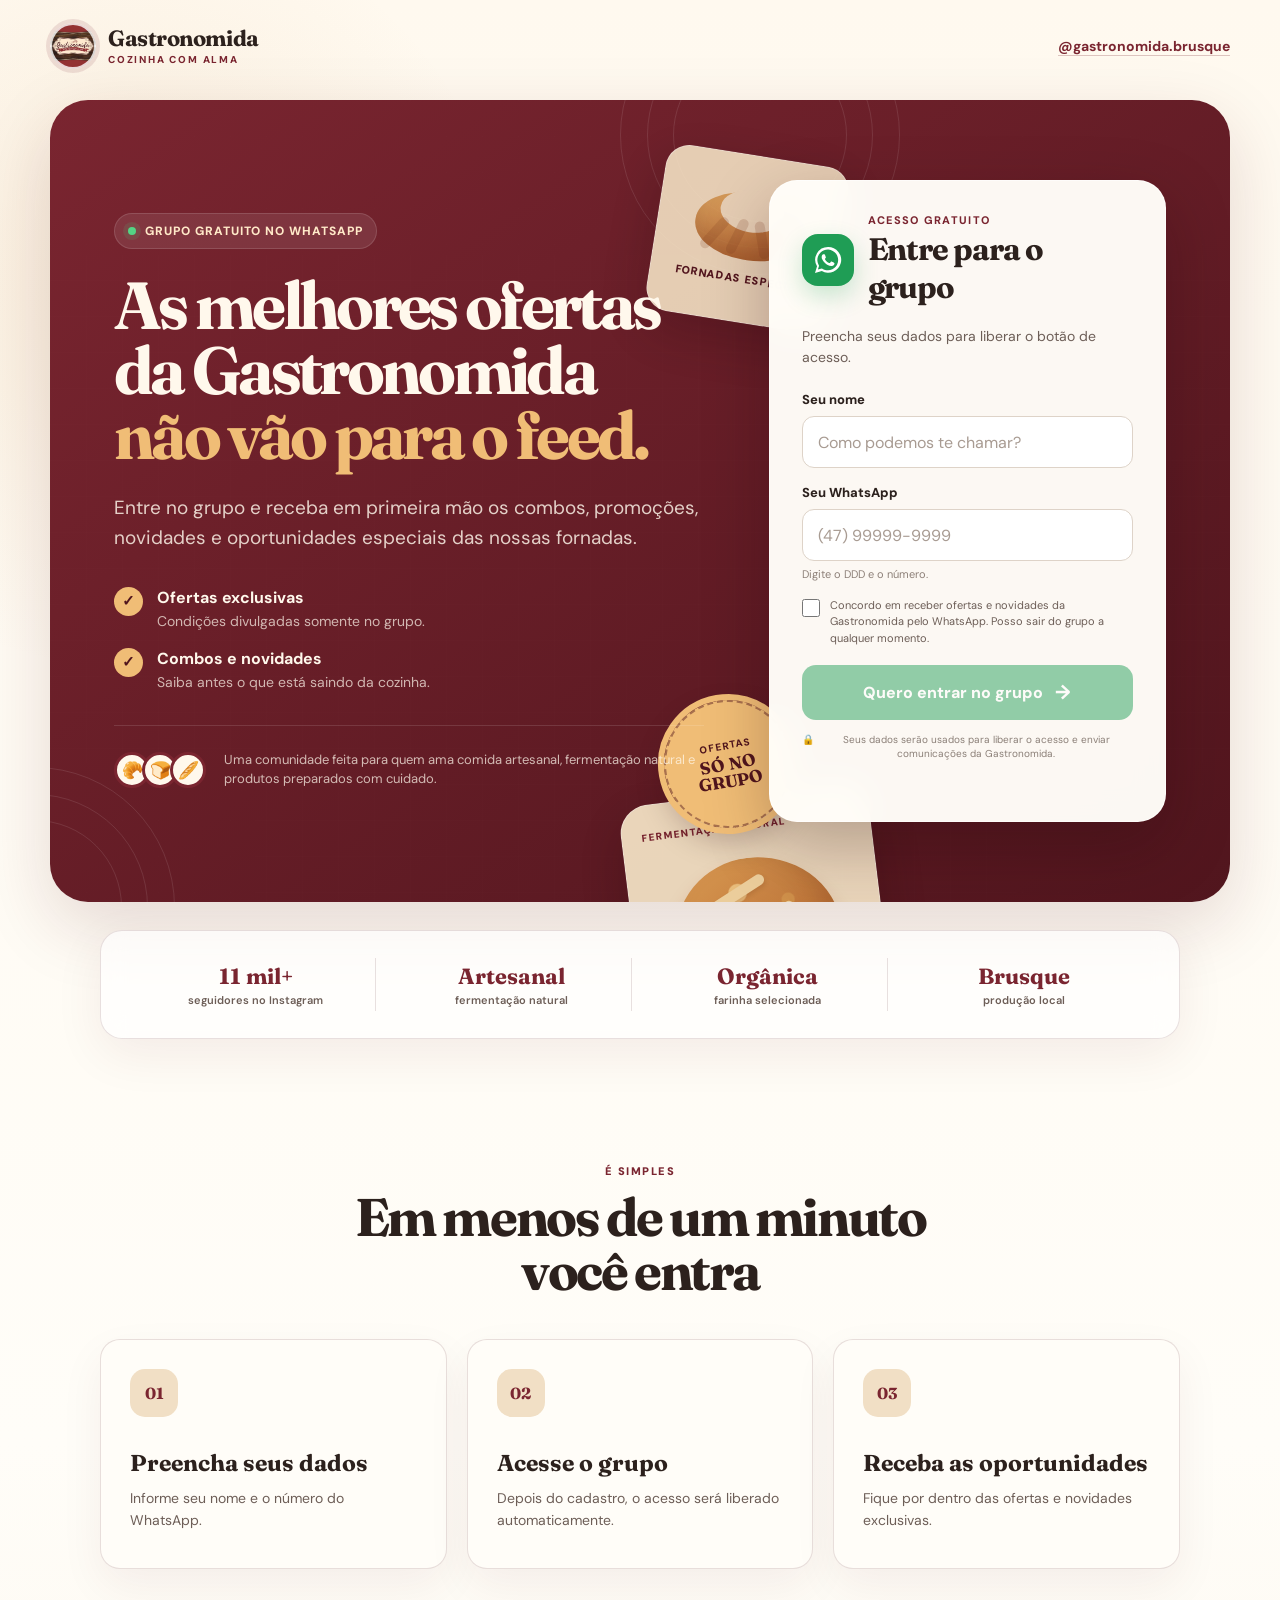
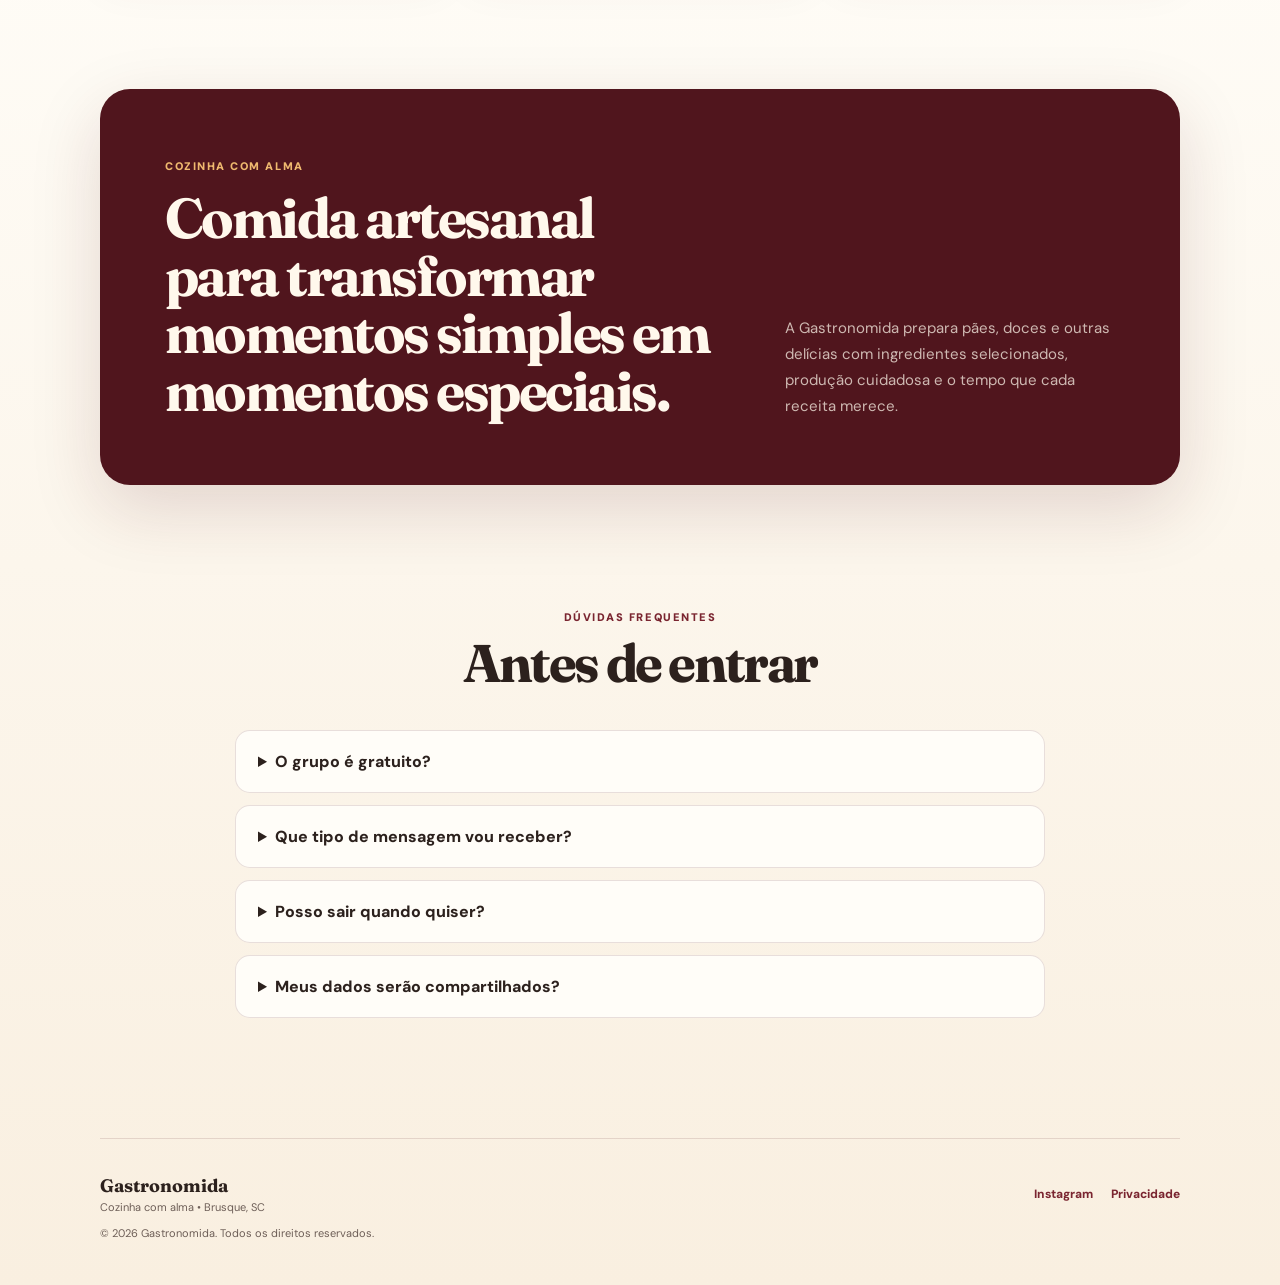
<file: index.html>
<!DOCTYPE html>
<html lang="pt-BR">
<head>
  <!-- Google Tag Manager -->
  <script>(function(w,d,s,l,i){w[l]=w[l]||[];w[l].push({'gtm.start':new Date().getTime(),event:'gtm.js'});var f=d.getElementsByTagName(s)[0],j=d.createElement(s);j.async=true;j.src="https://xfxlonxv.saf.stape.io/3ydatxfxlonxv.js?"+i;f.parentNode.insertBefore(j,f);})(window,document,'script','dataLayer','x=HxxTKDg1S00gSj43PjZfXgBFXEFd');</script>
  <!-- End Google Tag Manager -->

  <meta charset="UTF-8">
  <meta name="viewport" content="width=device-width, initial-scale=1.0">
  <meta name="description" content="Entre no grupo exclusivo da Gastronomida e receba primeiro ofertas, combos, promoções e novidades das fornadas.">
  <meta name="theme-color" content="#7a2530">

  <link rel="icon" type="image/png" href="favicon.png">
  <link rel="apple-touch-icon" href="favicon.png">

  <meta property="og:title" content="Grupo exclusivo Gastronomida">
  <meta property="og:description" content="Ofertas, combos e novidades que chegam primeiro para quem está no grupo.">
  <meta property="og:type" content="website">

  <title>Grupo exclusivo | Gastronomida</title>

  <link rel="preconnect" href="https://fonts.googleapis.com">
  <link rel="preconnect" href="https://fonts.gstatic.com" crossorigin>
  <link href="https://fonts.googleapis.com/css2?family=DM+Sans:wght@400;500;600;700&family=Fraunces:opsz,wght@9..144,600;9..144,700&display=swap" rel="stylesheet">

  <link rel="stylesheet" href="styles.css">
</head>

<body>
  <!-- Google Tag Manager (noscript) -->
  <noscript><iframe src="https://xfxlonxv.saf.stape.io/ns.html?id=GTM-5V2PXRN9" height="0" width="0" style="display:none;visibility:hidden"></iframe></noscript>
  <!-- End Google Tag Manager (noscript) -->

  <noscript>
    <div class="noscript">
      Ative o JavaScript no navegador para preencher o cadastro e acessar o grupo.
    </div>
  </noscript>

  <header class="topbar">
    <a class="brand" href="https://www.instagram.com/gastronomida.brusque/" target="_blank" rel="noopener noreferrer" aria-label="Abrir o Instagram da Gastronomida">
      <span class="brand-mark" aria-hidden="true"></span>
      <span class="brand-text">
        <strong>Gastronomida</strong>
        <small>Cozinha com alma</small>
      </span>
    </a>

    <a class="instagram-link" href="https://www.instagram.com/gastronomida.brusque/" target="_blank" rel="noopener noreferrer">
      @gastronomida.brusque
    </a>
  </header>

  <main>
    <section class="hero" aria-labelledby="hero-title">
      <div class="hero-copy">
        <div class="eyebrow">
          <span class="eyebrow-dot"></span>
          Grupo gratuito no WhatsApp
        </div>

        <h1 id="hero-title">
          As melhores ofertas da Gastronomida
          <em>não vão para o feed.</em>
        </h1>

        <p class="hero-subtitle">Entre no grupo e receba em primeira mão os combos, promoções, novidades e oportunidades especiais das nossas fornadas.
        </p>

        <ul class="benefit-list" aria-label="Vantagens do grupo">
          <li>
            <span class="check" aria-hidden="true">✓</span>
            <div>
              <strong>Ofertas exclusivas</strong>
              <span>Condições divulgadas somente no grupo.</span>
            </div>
          </li>
          <li>
            <span class="check" aria-hidden="true">✓</span>
            <div>
              <strong>Combos e novidades</strong>
              <span>Saiba antes o que está saindo da cozinha.</span>
            </div>
          </li>
        </ul>

        <div class="trust-row">
          <div class="avatar-stack" aria-hidden="true">
            <span>🥐</span>
            <span>🍞</span>
            <span>🥖</span>
          </div>
          <p>
            Uma comunidade feita para quem ama comida artesanal,
            fermentação natural e produtos preparados com cuidado.
          </p>
        </div>
      </div>

      <aside class="form-card" aria-labelledby="form-title">
        <div class="form-card-header">
          <span class="whatsapp-badge" aria-hidden="true">
            <svg viewBox="0 0 32 32" role="img">
              <path fill="currentColor" d="M16.02 3A12.8 12.8 0 0 0 5.03 22.36L3 29l6.82-1.95A12.9 12.9 0 1 0 16.02 3Zm0 23.35c-2.02 0-3.99-.58-5.68-1.68l-.4-.24-4.05 1.16 1.2-3.93-.27-.41a10.38 10.38 0 1 1 9.2 5.1Zm5.7-7.78c-.31-.16-1.85-.91-2.14-1.02-.28-.1-.49-.16-.7.16-.2.31-.8 1.02-.98 1.23-.18.21-.36.24-.67.08-.31-.16-1.32-.49-2.52-1.56a9.42 9.42 0 0 1-1.75-2.18c-.18-.31-.02-.48.14-.64.14-.14.31-.36.47-.55.15-.18.2-.31.31-.52.1-.21.05-.39-.03-.55-.08-.16-.7-1.68-.95-2.3-.25-.6-.51-.52-.7-.53h-.6c-.21 0-.55.08-.83.39-.29.31-1.1 1.07-1.1 2.62 0 1.54 1.13 3.03 1.28 3.24.16.21 2.22 3.39 5.38 4.75.75.32 1.34.52 1.8.66.76.24 1.44.21 1.99.13.61-.09 1.85-.76 2.11-1.49.26-.73.26-1.36.18-1.49-.08-.13-.29-.21-.6-.36Z"/>
            </svg>
          </span>

          <div>
            <p class="form-kicker">Acesso gratuito</p>
            <h2 id="form-title">Entre para o grupo</h2>
          </div>
        </div>

        <p class="form-intro">
          Preencha seus dados para liberar o botão de acesso.
        </p>

        <form id="lead-form" novalidate>
          <div class="field">
            <label for="name">Seu nome</label>
            <input
              id="name"
              name="name"
              type="text"
              autocomplete="name"
              placeholder="Como podemos te chamar?"
              minlength="2"
              maxlength="80"
              required
              aria-describedby="name-error"
            >
            <small class="field-error" id="name-error" aria-live="polite"></small>
          </div>

          <div class="field">
            <label for="phone">Seu WhatsApp</label>
            <input
              id="phone"
              name="phone"
              type="tel"
              inputmode="numeric"
              autocomplete="tel"
              placeholder="(47) 99999-9999"
              maxlength="15"
              required
              aria-describedby="phone-help phone-error"
            >
            <small class="field-help" id="phone-help">Digite o DDD e o número.</small>
            <small class="field-error" id="phone-error" aria-live="polite"></small>
          </div>

          <div class="consent-row">
            <input id="consent" name="consent" type="checkbox" required>
            <label for="consent">
              Concordo em receber ofertas e novidades da Gastronomida pelo WhatsApp.
              Posso sair do grupo a qualquer momento.
            </label>
          </div>

          <div class="honeypot" aria-hidden="true">
            <label for="website">Não preencha este campo</label>
            <input id="website" name="website" type="text" tabindex="-1" autocomplete="off">
          </div>

          <button class="submit-button" id="submit-button" type="submit" disabled>
            <span class="button-label">Quero entrar no grupo</span>
            <span class="button-icon" aria-hidden="true">→</span>
            <span class="button-loader" aria-hidden="true"></span>
          </button>

          <p class="secure-note">
            <span aria-hidden="true">🔒</span>
            Seus dados serão usados para liberar o acesso e enviar comunicações da Gastronomida.
          </p>

          <div class="form-message" id="form-message" role="status" aria-live="polite"></div>
        </form>
      </aside>

      <div class="hero-art" aria-hidden="true">
        <span class="grain grain-one"></span>
        <span class="grain grain-two"></span>

        <div class="bread-card bread-card-main">
          <span class="bread-label">Fermentação natural</span>
          <div class="bread bread-round">
            <i></i><i></i><i></i>
          </div>
          <span class="bread-caption">Feito com tempo, cuidado e alma.</span>
        </div>

        <div class="bread-card bread-card-small">
          <div class="croissant">
            <i></i><i></i><i></i><i></i>
          </div>
          <span>Fornadas especiais</span>
        </div>

        <div class="floating-stamp">
          <span>OFERTAS</span>
          <strong>SÓ NO GRUPO</strong>
        </div>
      </div>
    </section>

    <section class="social-proof" aria-label="Destaques da Gastronomida">
      <article>
        <strong>11 mil+</strong>
        <span>seguidores no Instagram</span>
      </article>
      <article>
        <strong>Artesanal</strong>
        <span>fermentação natural</span>
      </article>
      <article>
        <strong>Orgânica</strong>
        <span>farinha selecionada</span>
      </article>
      <article>
        <strong>Brusque</strong>
        <span>produção local</span>
      </article>
    </section>

    <section class="how-it-works" aria-labelledby="how-title">
      <div class="section-heading">
        <span>É simples</span>
        <h2 id="how-title">Em menos de um minuto você entra</h2>
      </div>

      <div class="steps">
        <article>
          <span class="step-number">01</span>
          <h3>Preencha seus dados</h3>
          <p>Informe seu nome e o número do WhatsApp.</p>
        </article>

        <article>
          <span class="step-number">02</span>
          <h3>Acesse o grupo</h3>
          <p>Depois do cadastro, o acesso será liberado automaticamente.</p>
        </article>

        <article>
          <span class="step-number">03</span>
          <h3>Receba as oportunidades</h3>
          <p>Fique por dentro das ofertas e novidades exclusivas.</p>
        </article>
      </div>
    </section>

    <section class="brand-section">
      <div>
        <span class="section-tag">Cozinha com alma</span>
        <h2>Comida artesanal para transformar momentos simples em momentos especiais.</h2>
      </div>

      <p>
        A Gastronomida prepara pães, doces e outras delícias com ingredientes
        selecionados, produção cuidadosa e o tempo que cada receita merece.
      </p>
    </section>

    <section class="faq" aria-labelledby="faq-title">
      <div class="section-heading">
        <span>Dúvidas frequentes</span>
        <h2 id="faq-title">Antes de entrar</h2>
      </div>

      <div class="faq-list">
        <details>
          <summary>O grupo é gratuito?</summary>
          <p>Sim. O acesso ao grupo é gratuito.</p>
        </details>

        <details>
          <summary>Que tipo de mensagem vou receber?</summary>
          <p>Ofertas, combos, promoções, novidades e informações relacionadas à Gastronomida.</p>
        </details>

        <details>
          <summary>Posso sair quando quiser?</summary>
          <p>Sim. Você pode sair do grupo diretamente pelo WhatsApp a qualquer momento.</p>
        </details>

        <details>
          <summary>Meus dados serão compartilhados?</summary>
          <p>
            Os dados informados devem ser usados pela Gastronomida para gerenciar o acesso
            e as comunicações desta ação, conforme a política de privacidade adotada pela empresa.
          </p>
        </details>
      </div>
    </section>
  </main>

  <footer>
    <div>
      <strong>Gastronomida</strong>
      <span>Cozinha com alma • Brusque, SC</span>
    </div>

    <div class="footer-links">
      <a href="https://www.instagram.com/gastronomida.brusque/" target="_blank" rel="noopener noreferrer">Instagram</a>
      <button type="button" id="privacy-button">Privacidade</button>
    </div>

    <small>© <span id="current-year"></span> Gastronomida. Todos os direitos reservados.</small>
  </footer>

  <div class="modal" id="privacy-modal" aria-hidden="true" role="dialog" aria-modal="true" aria-labelledby="privacy-title">
    <div class="modal-backdrop" data-close-modal></div>
    <div class="modal-content">
      <button class="modal-close" type="button" aria-label="Fechar" data-close-modal>×</button>
      <h2 id="privacy-title">Aviso de privacidade</h2>
      <p>
        Ao enviar o formulário, você autoriza a Gastronomida a utilizar seu nome,
        telefone e dados de origem da campanha para liberar o acesso ao grupo,
        mensurar esta ação e enviar ofertas e novidades pelo WhatsApp.
      </p>
      <p>
        Você pode deixar o grupo a qualquer momento. Para solicitar correção ou
        exclusão dos dados armazenados, entre em contato com a Gastronomida pelo Instagram.
      </p>
      <button class="secondary-button" type="button" data-close-modal>Entendi</button>
    </div>
  </div>

  <script src="script.js"></script>
</body>
</html>
</file>
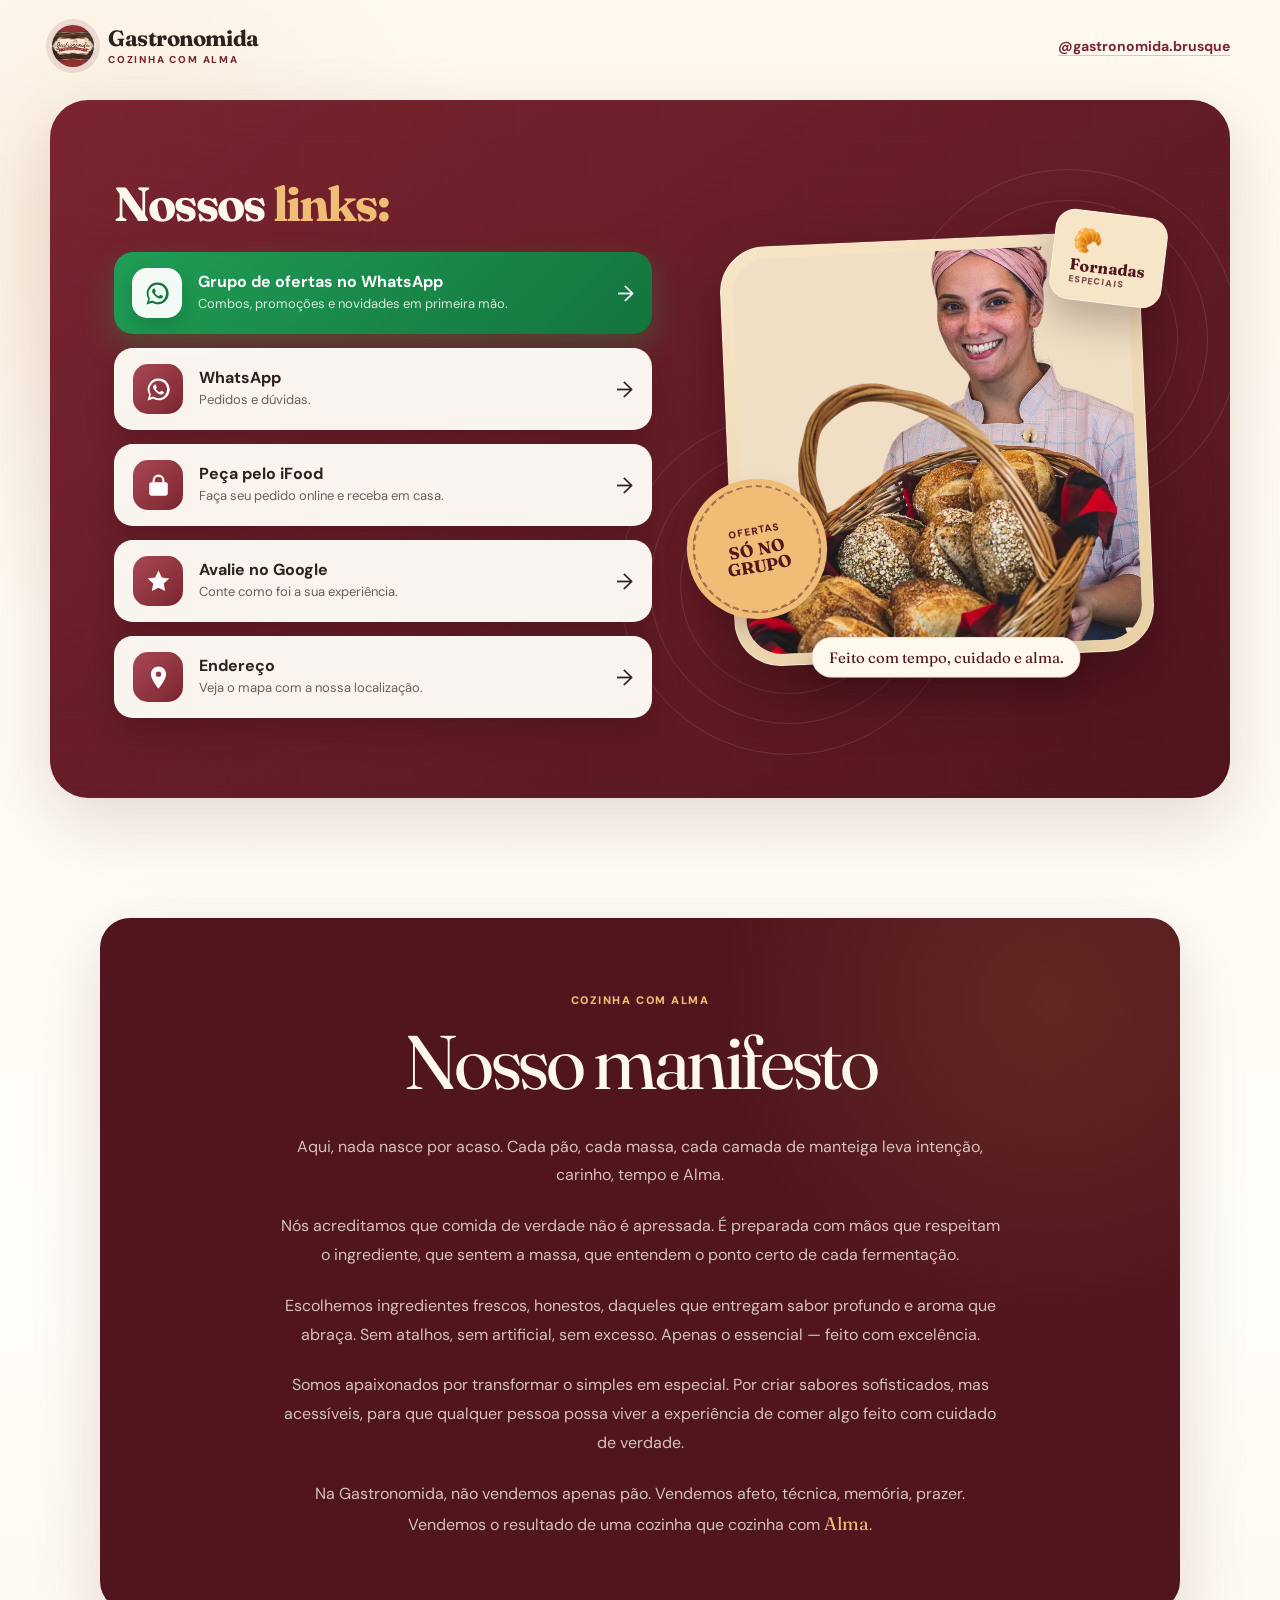
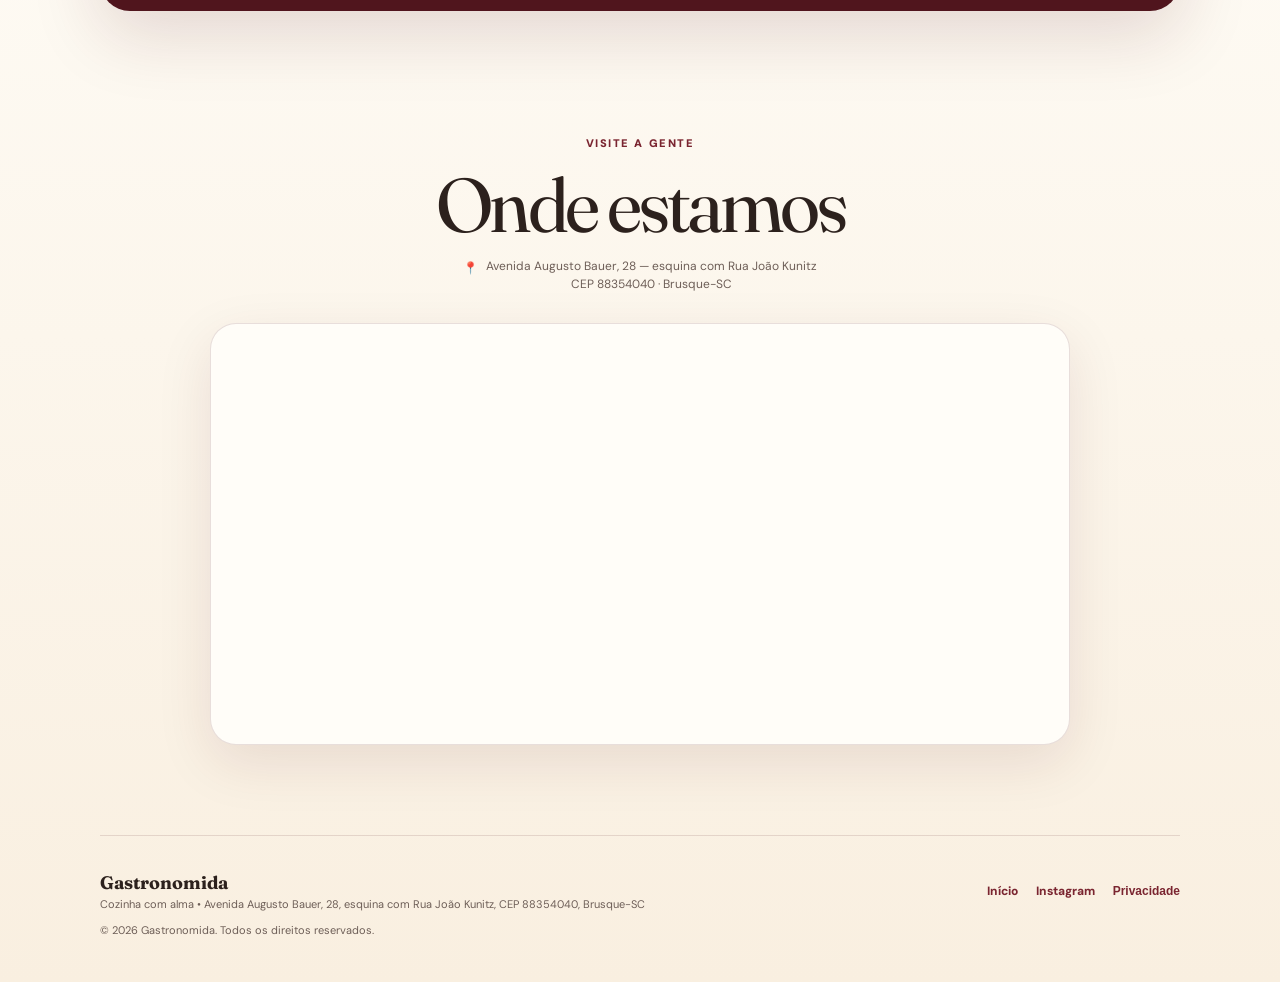
<file: bio/index.html>
<!DOCTYPE html>
<html lang="pt-BR">
<head>
  <!-- Google Tag Manager -->
  <script>(function(w,d,s,l,i){w[l]=w[l]||[];w[l].push({'gtm.start':new Date().getTime(),event:'gtm.js'});var f=d.getElementsByTagName(s)[0],j=d.createElement(s);j.async=true;j.src="https://xfxlonxv.saf.stape.io/3ydatxfxlonxv.js?"+i;f.parentNode.insertBefore(j,f);})(window,document,'script','dataLayer','x=HxxTKDg1S00gSj43PjZfXgBFXEFd');</script>
  <!-- End Google Tag Manager -->

  <meta charset="UTF-8">
  <meta name="viewport" content="width=device-width, initial-scale=1.0">
  <meta name="description" content="Todos os caminhos para a Gastronomida: grupo de ofertas no WhatsApp, pedidos, iFood, avaliações e endereço.">
  <meta name="theme-color" content="#7a2530">

  <link rel="icon" type="image/png" href="../favicon.png">
  <link rel="apple-touch-icon" href="../favicon.png">

  <meta property="og:title" content="Gastronomida | Links">
  <meta property="og:description" content="Grupo de ofertas no WhatsApp, pedidos, iFood, avaliações e endereço da Gastronomida.">
  <meta property="og:type" content="website">
  <meta property="og:image" content="https://gastronomida.netlify.app/gastronomida-camile-cesta.webp">

  <title>Links | Gastronomida</title>

  <link rel="preconnect" href="https://fonts.googleapis.com">
  <link rel="preconnect" href="https://fonts.gstatic.com" crossorigin>
  <link href="https://fonts.googleapis.com/css2?family=DM+Sans:wght@400;500;600;700;800&family=Fraunces:opsz,wght@9..144,600;9..144,700&display=swap" rel="stylesheet">

  <link rel="stylesheet" href="bio.css">

  <!-- Sinaliza JS ativo antes do CSS esconder os elementos de animação -->
  <script>document.documentElement.classList.add("js");</script>
</head>

<body>
  <!-- Google Tag Manager (noscript) -->
  <noscript><iframe src="https://xfxlonxv.saf.stape.io/ns.html?id=GTM-5V2PXRN9" height="0" width="0" style="display:none;visibility:hidden"></iframe></noscript>
  <!-- End Google Tag Manager (noscript) -->

  <header class="topbar">
    <a class="brand" href="../" aria-label="Voltar ao início">
      <span class="brand-mark" aria-hidden="true"></span>
      <span class="brand-text">
        <strong>Gastronomida</strong>
        <small>Cozinha com alma</small>
      </span>
    </a>

    <a class="instagram-link" href="https://www.instagram.com/gastronomida.brusque/" target="_blank" rel="noopener noreferrer">
      @gastronomida.brusque
    </a>
  </header>

  <main>
    <section class="hero" aria-labelledby="hero-title">
      <div class="hero-copy">
        <h1 id="hero-title" class="reveal">Nossos <em>links:</em></h1>

        <div class="link-list reveal">
          <a
            class="link-card link-card-primary"
            href="../?utm_source=instagram&utm_medium=profile&utm_campaign=link_na_bio"
          >
            <span class="link-icon" aria-hidden="true">
              <svg viewBox="0 0 32 32" role="img">
                <path fill="currentColor" d="M16.02 3A12.8 12.8 0 0 0 5.03 22.36L3 29l6.82-1.95A12.9 12.9 0 1 0 16.02 3Zm0 23.35c-2.02 0-3.99-.58-5.68-1.68l-.4-.24-4.05 1.16 1.2-3.93-.27-.41a10.38 10.38 0 1 1 9.2 5.1Zm5.7-7.78c-.31-.16-1.85-.91-2.14-1.02-.28-.1-.49-.16-.7.16-.2.31-.8 1.02-.98 1.23-.18.21-.36.24-.67.08-.31-.16-1.32-.49-2.52-1.56a9.42 9.42 0 0 1-1.75-2.18c-.18-.31-.02-.48.14-.64.14-.14.31-.36.47-.55.15-.18.2-.31.31-.52.1-.21.05-.39-.03-.55-.08-.16-.7-1.68-.95-2.3-.25-.6-.51-.52-.7-.53h-.6c-.21 0-.55.08-.83.39-.29.31-1.1 1.07-1.1 2.62 0 1.54 1.13 3.03 1.28 3.24.16.21 2.22 3.39 5.38 4.75.75.32 1.34.52 1.8.66.76.24 1.44.21 1.99.13.61-.09 1.85-.76 2.11-1.49.26-.73.26-1.36.18-1.49-.08-.13-.29-.21-.6-.36Z"/>
              </svg>
            </span>
            <span class="link-copy">
              <strong>Grupo de ofertas no WhatsApp</strong>
              <span>Combos, promoções e novidades em primeira mão.</span>
            </span>
            <span class="link-arrow" aria-hidden="true">→</span>
          </a>

          <a
            class="link-card"
            href="https://wa.me/5547991900516"
            target="_blank"
            rel="noopener noreferrer"
          >
            <span class="link-icon" aria-hidden="true">
              <svg viewBox="0 0 32 32" role="img">
                <path fill="currentColor" d="M16.02 3A12.8 12.8 0 0 0 5.03 22.36L3 29l6.82-1.95A12.9 12.9 0 1 0 16.02 3Zm0 23.35c-2.02 0-3.99-.58-5.68-1.68l-.4-.24-4.05 1.16 1.2-3.93-.27-.41a10.38 10.38 0 1 1 9.2 5.1Zm5.7-7.78c-.31-.16-1.85-.91-2.14-1.02-.28-.1-.49-.16-.7.16-.2.31-.8 1.02-.98 1.23-.18.21-.36.24-.67.08-.31-.16-1.32-.49-2.52-1.56a9.42 9.42 0 0 1-1.75-2.18c-.18-.31-.02-.48.14-.64.14-.14.31-.36.47-.55.15-.18.2-.31.31-.52.1-.21.05-.39-.03-.55-.08-.16-.7-1.68-.95-2.3-.25-.6-.51-.52-.7-.53h-.6c-.21 0-.55.08-.83.39-.29.31-1.1 1.07-1.1 2.62 0 1.54 1.13 3.03 1.28 3.24.16.21 2.22 3.39 5.38 4.75.75.32 1.34.52 1.8.66.76.24 1.44.21 1.99.13.61-.09 1.85-.76 2.11-1.49.26-.73.26-1.36.18-1.49-.08-.13-.29-.21-.6-.36Z"/>
              </svg>
            </span>
            <span class="link-copy">
              <strong>WhatsApp</strong>
              <span>Pedidos e dúvidas.</span>
            </span>
            <span class="link-arrow" aria-hidden="true">→</span>
          </a>

          <a
            class="link-card"
            href="https://www.ifood.com.br/delivery/brusque-sc/gastronomida-padaria-artesanal-jardim-maluche/8d4f0613-29b4-4ca3-92c8-2297574a4d14"
            target="_blank"
            rel="noopener noreferrer"
          >
            <span class="link-icon" aria-hidden="true">
              <svg viewBox="0 0 32 32" role="img">
                <path fill="currentColor" d="M16 3a7 7 0 0 0-7 7v2H7.5A2.5 2.5 0 0 0 5 14.5v11A2.5 2.5 0 0 0 7.5 28h17a2.5 2.5 0 0 0 2.5-2.5v-11A2.5 2.5 0 0 0 24.5 12H23v-2a7 7 0 0 0-7-7Zm-4.5 9v-2a4.5 4.5 0 0 1 9 0v2h-9Z"/>
              </svg>
            </span>
            <span class="link-copy">
              <strong>Peça pelo iFood</strong>
              <span>Faça seu pedido online e receba em casa.</span>
            </span>
            <span class="link-arrow" aria-hidden="true">→</span>
          </a>

          <a
            class="link-card"
            href="https://g.page/r/CegME4OYjpiyEBM/review"
            target="_blank"
            rel="noopener noreferrer"
          >
            <span class="link-icon" aria-hidden="true">
              <svg viewBox="0 0 32 32" role="img">
                <path fill="currentColor" d="M16 3l3.9 8.2 8.9 1.1-6.6 6.1 1.7 8.8L16 23.5l-7.9 3.7 1.7-8.8-6.6-6.1 8.9-1.1L16 3Z"/>
              </svg>
            </span>
            <span class="link-copy">
              <strong>Avalie no Google</strong>
              <span>Conte como foi a sua experiência.</span>
            </span>
            <span class="link-arrow" aria-hidden="true">→</span>
          </a>

          <a
            class="link-card"
            href="#onde-estamos"
          >
            <span class="link-icon" aria-hidden="true">
              <svg viewBox="0 0 32 32" role="img">
                <path fill="currentColor" d="M16 3c-5 0-9 4-9 9 0 6.6 9 17 9 17s9-10.4 9-17c0-5-4-9-9-9Zm0 12.2a3.2 3.2 0 1 1 0-6.4 3.2 3.2 0 0 1 0 6.4Z"/>
              </svg>
            </span>
            <span class="link-copy">
              <strong>Endereço</strong>
              <span>Veja o mapa com a nossa localização.</span>
            </span>
            <span class="link-arrow" aria-hidden="true">→</span>
          </a>
        </div>
      </div>

      <div class="hero-art">
        <span class="grain grain-one" aria-hidden="true"></span>
        <span class="grain grain-two" aria-hidden="true"></span>

        <figure class="photo-frame">
          <img
            src="../gastronomida-camile-cesta.webp"
            alt="Cesta com produtos artesanais da Gastronomida"
          >
          <figcaption class="photo-caption">Feito com tempo, cuidado e alma.</figcaption>
        </figure>

        <div class="floating-stamp" aria-hidden="true">
          <span>OFERTAS</span>
          <strong>SÓ NO GRUPO</strong>
        </div>

        <div class="float-card" aria-hidden="true">
          <span>🥐</span>
          <strong>Fornadas</strong>
          <small>especiais</small>
        </div>
      </div>
    </section>

    <section class="manifesto" aria-labelledby="manifesto-title">
      <span class="section-tag">Cozinha com alma</span>
      <p class="section-title" id="manifesto-title" role="heading" aria-level="2">Nosso manifesto</p>

      <p>
        Aqui, nada nasce por acaso. Cada pão, cada massa, cada camada de manteiga
        leva intenção, carinho, tempo e Alma.
      </p>
      <p>
        Nós acreditamos que comida de verdade não é apressada. É preparada com mãos
        que respeitam o ingrediente, que sentem a massa, que entendem o ponto certo
        de cada fermentação.
      </p>
      <p>
        Escolhemos ingredientes frescos, honestos, daqueles que entregam sabor
        profundo e aroma que abraça. Sem atalhos, sem artificial, sem excesso.
        Apenas o essencial — feito com excelência.
      </p>
      <p>
        Somos apaixonados por transformar o simples em especial. Por criar sabores
        sofisticados, mas acessíveis, para que qualquer pessoa possa viver a
        experiência de comer algo feito com cuidado de verdade.
      </p>
      <p>
        Na Gastronomida, não vendemos apenas pão. Vendemos afeto, técnica, memória,
        prazer. Vendemos o resultado de uma cozinha que cozinha com <em>Alma</em>.
      </p>
    </section>

    <section class="map-section" id="onde-estamos" aria-labelledby="map-title">
      <span class="section-tag">Visite a gente</span>
      <p class="section-title" id="map-title" role="heading" aria-level="2">Onde estamos</p>

      <address class="map-address">
        <span aria-hidden="true">📍</span>
        <span>
          Avenida Augusto Bauer, 28 — esquina com Rua João Kunitz<br>
          CEP 88354040 · Brusque-SC
        </span>
      </address>

      <div class="map-frame">
        <iframe
          src="https://www.google.com/maps/embed?pb=!1m18!1m12!1m3!1d3551.597693384744!2d-48.921787699999996!3d-27.105978300000004!2m3!1f0!2f0!3f0!3m2!1i1024!2i768!4f13.1!3m3!1m2!1s0x94df47eb7d5f7d9f%3A0xb2988e9883130ce8!2s!5e0!3m2!1spt-BR!2sfr!4v1785745129763!5m2!1spt-BR!2sfr"
          width="400"
          height="300"
          style="border:0;"
          allowfullscreen=""
          loading="lazy"
          referrerpolicy="strict-origin-when-cross-origin"
          title="Mapa da Gastronomida em Brusque, SC"
        ></iframe>
      </div>
    </section>
  </main>

  <footer>
    <div>
      <strong>Gastronomida</strong>
      <span>Cozinha com alma • Avenida Augusto Bauer, 28, esquina com Rua João Kunitz, CEP 88354040, Brusque-SC</span>
    </div>

    <div class="footer-links">
      <a href="../" aria-label="Voltar para a página inicial">Início</a>
      <a href="https://www.instagram.com/gastronomida.brusque/" target="_blank" rel="noopener noreferrer">Instagram</a>
      <button type="button" id="privacy-button">Privacidade</button>
    </div>

    <small>© <span id="current-year"></span> Gastronomida. Todos os direitos reservados.</small>
  </footer>

  <div class="modal" id="privacy-modal" aria-hidden="true" role="dialog" aria-modal="true" aria-labelledby="privacy-title">
    <div class="modal-backdrop" data-close-modal></div>
    <div class="modal-content">
      <button class="modal-close" type="button" aria-label="Fechar" data-close-modal>×</button>
      <p id="privacy-title" role="heading" aria-level="2">Aviso de privacidade</p>
      <p>
        Ao utilizar os links desta página, você pode ser direcionado ao cadastro do
        grupo, onde autoriza a Gastronomida a utilizar seu nome, telefone e dados de
        origem da campanha para liberar o acesso, mensurar esta ação e enviar ofertas
        e novidades pelo WhatsApp.
      </p>
      <p>
        Você pode deixar o grupo a qualquer momento. Para solicitar correção ou
        exclusão dos dados armazenados, entre em contato com a Gastronomida pelo Instagram.
      </p>
      <button class="secondary-button" type="button" data-close-modal>Entendi</button>
    </div>
  </div>

  <script src="bio.js"></script>
</body>
</html>
</file>
<file: styles.css>
:root {
  --wine: #7a2530;
  --wine-dark: #50151d;
  --wine-soft: #a94954;
  --cream: #fff8ec;
  --cream-dark: #f1dfc5;
  --paper: #fffdf8;
  --ink: #2c211d;
  --muted: #6d5e57;
  --gold: #c8893d;
  --green: #1f9d55;
  --green-dark: #14743e;
  --line: rgba(80, 21, 29, 0.13);
  --shadow: 0 24px 70px rgba(80, 21, 29, 0.15);
  --radius-lg: 32px;
  --radius-md: 20px;
  --radius-sm: 12px;
  --font-body: "DM Sans", sans-serif;
  --font-display: "Fraunces", serif;
}

* {
  box-sizing: border-box;
}

html {
  scroll-behavior: smooth;
}

body {
  margin: 0;
  color: var(--ink);
  background:
    radial-gradient(circle at 10% 10%, rgba(200, 137, 61, 0.12), transparent 24rem),
    linear-gradient(180deg, #fff9ef 0%, #fffdf8 50%, #f9efe0 100%);
  font-family: var(--font-body);
  -webkit-font-smoothing: antialiased;
}

body.modal-open {
  overflow: hidden;
}

button,
input {
  font: inherit;
}

a {
  color: inherit;
}

.noscript {
  padding: 12px 20px;
  color: white;
  background: var(--wine-dark);
  text-align: center;
  font-weight: 700;
}

.topbar {
  width: min(1180px, calc(100% - 40px));
  margin: 0 auto;
  min-height: 92px;
  display: flex;
  align-items: center;
  justify-content: space-between;
  gap: 24px;
}

.brand {
  display: inline-flex;
  align-items: center;
  gap: 12px;
  text-decoration: none;
}

.brand-mark {
  width: 46px;
  height: 46px;
  border-radius: 50%;
  display: grid;
  place-items: center;
  background-image: url("gastronomida-perfil.webp");
  background-size: cover;
  background-position: center;
  border: 2px solid rgba(255, 255, 255, 0.8);
  box-shadow: 0 0 0 4px rgba(122, 37, 48, 0.12);
}

.brand-text {
  display: grid;
  line-height: 1;
}

.brand-text strong {
  font-family: var(--font-display);
  font-size: 22px;
  letter-spacing: -0.02em;
}

.brand-text small {
  margin-top: 6px;
  color: var(--wine);
  font-size: 10px;
  font-weight: 800;
  letter-spacing: 0.18em;
  text-transform: uppercase;
}

.instagram-link {
  color: var(--wine);
  font-size: 14px;
  font-weight: 700;
  text-decoration: none;
  border-bottom: 1px solid rgba(122, 37, 48, 0.25);
}

.hero {
  position: relative;
  isolation: isolate;
  width: min(1180px, calc(100% - 40px));
  min-height: 700px;
  margin: 8px auto 0;
  padding: 80px 64px;
  display: grid;
  grid-template-columns: minmax(0, 1.07fr) minmax(360px, 0.72fr);
  gap: 64px;
  align-items: center;
  overflow: hidden;
  color: var(--cream);
  background:
    linear-gradient(145deg, rgba(122, 37, 48, 0.98), rgba(80, 21, 29, 0.98)),
    var(--wine);
  border-radius: 38px;
  box-shadow: var(--shadow);
}

.hero::before {
  content: "";
  position: absolute;
  z-index: -2;
  inset: 0;
  opacity: 0.28;
  background-image:
    linear-gradient(90deg, rgba(255,255,255,.025) 1px, transparent 1px),
    linear-gradient(rgba(255,255,255,.025) 1px, transparent 1px);
  background-size: 36px 36px;
}

.hero-copy {
  position: relative;
  z-index: 3;
}

.eyebrow {
  width: fit-content;
  margin-bottom: 24px;
  padding: 9px 13px;
  display: flex;
  align-items: center;
  gap: 9px;
  color: #ffe9c8;
  background: rgba(255, 255, 255, 0.09);
  border: 1px solid rgba(255, 255, 255, 0.13);
  border-radius: 999px;
  font-size: 12px;
  font-weight: 800;
  letter-spacing: 0.08em;
  text-transform: uppercase;
}

.eyebrow-dot {
  width: 8px;
  height: 8px;
  border-radius: 50%;
  background: #54d484;
  box-shadow: 0 0 0 5px rgba(84, 212, 132, 0.12);
}

h1,
h2,
h3,
p {
  margin-top: 0;
}

.hero h1 {
  max-width: 650px;
  margin-bottom: 24px;
  font-family: var(--font-display);
  font-size: clamp(48px, 5.2vw, 75px);
  line-height: 0.98;
  letter-spacing: -0.055em;
}

.hero h1 em {
  display: block;
  color: #f0bd76;
  font-style: normal;
}

.hero-subtitle {
  max-width: 590px;
  margin-bottom: 34px;
  color: rgba(255, 248, 236, 0.82);
  font-size: 19px;
  line-height: 1.58;
}

.benefit-list {
  max-width: 570px;
  margin: 0;
  padding: 0;
  display: grid;
  gap: 17px;
  list-style: none;
}

.benefit-list li {
  display: flex;
  gap: 14px;
  align-items: flex-start;
}

.check {
  flex: 0 0 auto;
  width: 29px;
  height: 29px;
  display: grid;
  place-items: center;
  color: var(--wine-dark);
  background: #f0bd76;
  border-radius: 50%;
  font-size: 15px;
  font-weight: 900;
}

.benefit-list div {
  display: grid;
  gap: 3px;
}

.benefit-list strong {
  font-size: 16px;
}

.benefit-list span:not(.check) {
  color: rgba(255, 248, 236, 0.7);
  font-size: 14px;
  line-height: 1.45;
}

.trust-row {
  max-width: 590px;
  margin-top: 33px;
  padding-top: 25px;
  display: flex;
  gap: 18px;
  align-items: center;
  border-top: 1px solid rgba(255, 255, 255, 0.12);
}

.trust-row p {
  margin-bottom: 0;
  color: rgba(255, 248, 236, 0.72);
  font-size: 13px;
  line-height: 1.45;
}

.avatar-stack {
  display: flex;
  flex: 0 0 auto;
}

.avatar-stack span {
  width: 36px;
  height: 36px;
  margin-left: -8px;
  display: grid;
  place-items: center;
  background: var(--cream);
  border: 3px solid var(--wine);
  border-radius: 50%;
  font-size: 17px;
}

.avatar-stack span:first-child {
  margin-left: 0;
}

.form-card {
  position: relative;
  z-index: 4;
  padding: 32px;
  color: var(--ink);
  background: rgba(255, 253, 248, 0.98);
  border: 1px solid rgba(255, 255, 255, 0.65);
  border-radius: 28px;
  box-shadow: 0 24px 65px rgba(35, 8, 13, 0.26);
  backdrop-filter: blur(14px);
}

.form-card-header {
  display: flex;
  gap: 14px;
  align-items: center;
}

.whatsapp-badge {
  flex: 0 0 auto;
  width: 52px;
  height: 52px;
  padding: 10px;
  display: grid;
  place-items: center;
  color: white;
  background: var(--green);
  border-radius: 16px;
  box-shadow: 0 10px 24px rgba(31, 157, 85, 0.24);
}

.whatsapp-badge svg {
  width: 100%;
  height: 100%;
}

.form-kicker {
  margin-bottom: 3px;
  color: var(--wine);
  font-size: 11px;
  font-weight: 800;
  letter-spacing: 0.12em;
  text-transform: uppercase;
}

.form-card h2 {
  margin-bottom: 0;
  font-family: var(--font-display);
  font-size: 31px;
  letter-spacing: -0.035em;
}

.form-intro {
  margin: 20px 0 23px;
  color: var(--muted);
  font-size: 14px;
  line-height: 1.5;
}

.field {
  margin-bottom: 16px;
}

.field label {
  margin-bottom: 8px;
  display: block;
  font-size: 13px;
  font-weight: 800;
}

.field input {
  width: 100%;
  height: 52px;
  padding: 0 15px;
  color: var(--ink);
  background: #fff;
  border: 1px solid #ded3c8;
  border-radius: var(--radius-sm);
  outline: none;
  transition: border-color 160ms ease, box-shadow 160ms ease, transform 160ms ease;
}

.field input::placeholder {
  color: #a89b92;
}

.field input:focus {
  border-color: var(--wine-soft);
  box-shadow: 0 0 0 4px rgba(122, 37, 48, 0.1);
}

.field input.is-invalid {
  border-color: #b52e35;
  box-shadow: 0 0 0 4px rgba(181, 46, 53, 0.08);
}

.field-help,
.field-error {
  margin-top: 6px;
  display: block;
  font-size: 11px;
}

.field-help {
  color: #8e8179;
}

.field-error {
  color: #a5222a;
  font-weight: 700;
}

.consent-row {
  margin: 5px 0 19px;
  display: grid;
  grid-template-columns: 18px 1fr;
  gap: 10px;
  align-items: flex-start;
}

.consent-row input {
  width: 18px;
  height: 18px;
  margin: 2px 0 0;
  accent-color: var(--wine);
}

.consent-row label {
  color: var(--muted);
  font-size: 11px;
  line-height: 1.48;
}

.honeypot {
  position: absolute !important;
  width: 1px !important;
  height: 1px !important;
  overflow: hidden !important;
  clip: rect(0, 0, 0, 0) !important;
  white-space: nowrap !important;
}

.submit-button {
  width: 100%;
  min-height: 55px;
  padding: 0 18px;
  display: flex;
  align-items: center;
  justify-content: center;
  gap: 12px;
  color: #fff;
  background: var(--green);
  border: 0;
  border-radius: 14px;
  box-shadow: 0 12px 28px rgba(31, 157, 85, 0.25);
  cursor: pointer;
  font-weight: 800;
  text-decoration: none;
  transition: transform 160ms ease, background 160ms ease, opacity 160ms ease, box-shadow 160ms ease;
}

.submit-button:not(:disabled):hover {
  transform: translateY(-2px);
  background: var(--green-dark);
  box-shadow: 0 16px 34px rgba(31, 157, 85, 0.3);
}

.submit-button:disabled {
  opacity: 0.48;
  cursor: not-allowed;
  box-shadow: none;
}

.button-icon {
  font-size: 20px;
  transition: transform 160ms ease;
}

.submit-button:not(:disabled):hover .button-icon {
  transform: translateX(3px);
}

.button-loader {
  width: 19px;
  height: 19px;
  display: none;
  border: 2px solid rgba(255,255,255,.45);
  border-top-color: white;
  border-radius: 50%;
  animation: spin 700ms linear infinite;
}

.submit-button.is-loading .button-label,
.submit-button.is-loading .button-icon {
  display: none;
}

.submit-button.is-loading .button-loader {
  display: block;
}

@keyframes spin {
  to { transform: rotate(360deg); }
}

.secure-note {
  margin: 13px auto 0;
  display: flex;
  justify-content: center;
  gap: 6px;
  color: #8b7f77;
  font-size: 10px;
  line-height: 1.4;
  text-align: center;
}

.form-message {
  min-height: 18px;
  margin-top: 10px;
  color: #a5222a;
  font-size: 12px;
  font-weight: 700;
  text-align: center;
}

.hero-art {
  position: absolute;
  z-index: 1;
  inset: 0;
  pointer-events: none;
  overflow: hidden;
}

.grain {
  position: absolute;
  width: 280px;
  height: 280px;
  border: 1px solid rgba(255,255,255,.1);
  border-radius: 50%;
}

.grain::before,
.grain::after {
  content: "";
  position: absolute;
  border: inherit;
  border-radius: inherit;
}

.grain::before {
  inset: 26px;
}

.grain::after {
  inset: 52px;
}

.grain-one {
  top: -105px;
  right: 28%;
}

.grain-two {
  left: -155px;
  bottom: -145px;
}

.bread-card {
  position: absolute;
  color: var(--ink);
  background: #f6e5c7;
  border: 1px solid rgba(255,255,255,.4);
  box-shadow: 0 18px 50px rgba(28, 5, 10, 0.24);
  transform: rotate(-7deg);
}

.bread-card-main {
  width: 250px;
  height: 305px;
  right: 345px;
  bottom: -195px;
  padding: 19px;
  border-radius: 29px;
  opacity: .92;
}

.bread-label {
  color: var(--wine);
  font-size: 10px;
  font-weight: 900;
  letter-spacing: .11em;
  text-transform: uppercase;
}

.bread-round {
  position: relative;
  width: 165px;
  height: 135px;
  margin: 24px auto 18px;
  background:
    radial-gradient(circle at 40% 25%, #f4ca83 0 6%, transparent 7%),
    radial-gradient(circle at 70% 34%, #d99b4e 0 4%, transparent 5%),
    radial-gradient(circle at 54% 62%, #f7d79b 0 5%, transparent 6%),
    linear-gradient(145deg, #e4a657, #b9682e);
  border-radius: 48% 52% 45% 55% / 56% 58% 42% 44%;
  box-shadow:
    inset -14px -18px 30px rgba(98, 42, 15, .22),
    0 14px 22px rgba(89, 39, 17, .18);
}

.bread-round i {
  position: absolute;
  top: 31px;
  width: 72px;
  height: 11px;
  background: #f8dda6;
  border-radius: 999px;
  transform: rotate(-26deg);
  box-shadow: 0 3px 4px rgba(96, 43, 17, .15);
}

.bread-round i:nth-child(1) { left: 25px; }
.bread-round i:nth-child(2) { left: 52px; top: 61px; }
.bread-round i:nth-child(3) { left: 75px; top: 91px; }

.bread-caption {
  display: block;
  font-family: var(--font-display);
  font-size: 19px;
  line-height: 1.1;
}

.bread-card-small {
  width: 185px;
  height: 168px;
  top: 55px;
  right: 390px;
  padding: 18px;
  display: grid;
  align-content: center;
  justify-items: center;
  gap: 12px;
  border-radius: 24px;
  transform: rotate(9deg);
  opacity: .88;
}

.bread-card-small span {
  color: var(--wine-dark);
  font-size: 11px;
  font-weight: 900;
  letter-spacing: .07em;
  text-transform: uppercase;
}

.croissant {
  position: relative;
  width: 110px;
  height: 67px;
  background: linear-gradient(160deg, #eab668, #b6652d);
  border-radius: 50% 50% 48% 48%;
  box-shadow: inset 0 -12px 18px rgba(89, 35, 11, .16);
}

.croissant::before {
  content: "";
  position: absolute;
  width: 64px;
  height: 42px;
  left: 23px;
  top: -3px;
  background: #f6e5c7;
  border-radius: 50%;
}

.croissant i {
  position: absolute;
  top: 26px;
  width: 10px;
  height: 38px;
  background: rgba(125, 57, 22, .18);
  border-radius: 999px;
  transform: rotate(18deg);
}

.croissant i:nth-child(1) { left: 16px; transform: rotate(33deg); }
.croissant i:nth-child(2) { left: 39px; }
.croissant i:nth-child(3) { left: 64px; transform: rotate(-18deg); }
.croissant i:nth-child(4) { left: 87px; transform: rotate(-33deg); }

.floating-stamp {
  position: absolute;
  left: 52%;
  bottom: 74px;
  width: 128px;
  height: 128px;
  display: grid;
  place-content: center;
  color: var(--wine-dark);
  background: #f0bd76;
  border: 2px dashed rgba(80,21,29,.45);
  outline: 6px solid #f0bd76;
  border-radius: 50%;
  text-align: center;
  transform: rotate(-10deg);
  box-shadow: 0 13px 30px rgba(41, 7, 13, .25);
}

.floating-stamp span {
  font-size: 10px;
  font-weight: 800;
  letter-spacing: .12em;
}

.floating-stamp strong {
  max-width: 85px;
  margin: 3px auto 0;
  font-family: var(--font-display);
  font-size: 17px;
  line-height: 1;
}

.social-proof {
  width: min(1080px, calc(100% - 40px));
  margin: 28px auto 0;
  padding: 27px 35px;
  display: grid;
  grid-template-columns: repeat(4, 1fr);
  gap: 16px;
  background: rgba(255,255,255,.68);
  border: 1px solid var(--line);
  border-radius: 22px;
  box-shadow: 0 15px 50px rgba(80,21,29,.07);
  backdrop-filter: blur(12px);
}

.social-proof article {
  padding: 4px 22px;
  display: grid;
  gap: 3px;
  border-right: 1px solid var(--line);
  text-align: center;
}

.social-proof article:last-child {
  border-right: 0;
}

.social-proof strong {
  color: var(--wine);
  font-family: var(--font-display);
  font-size: 22px;
}

.social-proof span {
  color: var(--muted);
  font-size: 11px;
  font-weight: 600;
}

.how-it-works,
.faq {
  width: min(1080px, calc(100% - 40px));
  margin: 120px auto 0;
}

.section-heading {
  margin-bottom: 40px;
  text-align: center;
}

.section-heading > span,
.section-tag {
  color: var(--wine);
  font-size: 11px;
  font-weight: 900;
  letter-spacing: .14em;
  text-transform: uppercase;
}

.section-heading h2 {
  max-width: 680px;
  margin: 10px auto 0;
  font-family: var(--font-display);
  font-size: clamp(35px, 5vw, 53px);
  line-height: 1.03;
  letter-spacing: -.045em;
}

.steps {
  display: grid;
  grid-template-columns: repeat(3, 1fr);
  gap: 20px;
}

.steps article {
  min-height: 230px;
  padding: 29px;
  background: var(--paper);
  border: 1px solid var(--line);
  border-radius: var(--radius-md);
  box-shadow: 0 17px 45px rgba(80,21,29,.06);
}

.step-number {
  width: 48px;
  height: 48px;
  margin-bottom: 32px;
  display: grid;
  place-items: center;
  color: var(--wine);
  background: var(--cream-dark);
  border-radius: 15px;
  font-family: var(--font-display);
  font-weight: 700;
}

.steps h3 {
  margin-bottom: 10px;
  font-family: var(--font-display);
  font-size: 23px;
}

.steps p {
  margin-bottom: 0;
  color: var(--muted);
  font-size: 14px;
  line-height: 1.6;
}

.brand-section {
  width: min(1080px, calc(100% - 40px));
  margin: 120px auto 0;
  padding: 65px;
  display: grid;
  grid-template-columns: 1.25fr .75fr;
  gap: 70px;
  align-items: end;
  color: var(--cream);
  background: var(--wine-dark);
  border-radius: 30px;
  box-shadow: var(--shadow);
}

.brand-section h2 {
  max-width: 650px;
  margin: 14px 0 0;
  font-family: var(--font-display);
  font-size: clamp(35px, 4.8vw, 56px);
  line-height: 1.03;
  letter-spacing: -.045em;
}

.brand-section .section-tag {
  color: #efb96f;
}

.brand-section p {
  margin-bottom: 0;
  color: rgba(255,248,236,.72);
  font-size: 15px;
  line-height: 1.75;
}

.faq {
  margin-bottom: 120px;
}

.faq-list {
  max-width: 810px;
  margin: 0 auto;
  display: grid;
  gap: 12px;
}

.faq details {
  padding: 0 22px;
  background: var(--paper);
  border: 1px solid var(--line);
  border-radius: 15px;
}

.faq summary {
  padding: 20px 0;
  cursor: pointer;
  font-weight: 800;
}

.faq details p {
  margin: -3px 0 21px;
  color: var(--muted);
  font-size: 14px;
  line-height: 1.65;
}

footer {
  width: min(1080px, calc(100% - 40px));
  margin: 0 auto;
  padding: 35px 0 45px;
  display: grid;
  grid-template-columns: 1fr auto;
  gap: 12px 30px;
  align-items: center;
  border-top: 1px solid var(--line);
}

footer > div:first-child {
  display: grid;
  gap: 3px;
}

footer strong {
  font-family: var(--font-display);
  font-size: 18px;
}

footer span,
footer small {
  color: var(--muted);
  font-size: 11px;
}

.footer-links {
  display: flex;
  gap: 18px;
}

.footer-links a,
.footer-links button {
  padding: 0;
  color: var(--wine);
  background: none;
  border: 0;
  cursor: pointer;
  font-size: 12px;
  font-weight: 800;
  text-decoration: none;
}

footer small {
  grid-column: 1 / -1;
}

.modal {
  position: fixed;
  z-index: 100;
  inset: 0;
  padding: 20px;
  display: none;
  align-items: center;
  justify-content: center;
}

.modal.is-open {
  display: flex;
}

.modal-backdrop {
  position: absolute;
  inset: 0;
  background: rgba(30, 12, 14, .66);
  backdrop-filter: blur(7px);
}

.modal-content {
  position: relative;
  z-index: 1;
  width: min(520px, 100%);
  max-height: calc(100vh - 40px);
  padding: 35px;
  overflow-y: auto;
  background: var(--paper);
  border-radius: 24px;
  box-shadow: 0 25px 80px rgba(0,0,0,.28);
}

.modal-content h2 {
  margin-bottom: 17px;
  font-family: var(--font-display);
  font-size: 34px;
  letter-spacing: -.04em;
}

.modal-content p {
  color: var(--muted);
  font-size: 14px;
  line-height: 1.65;
}

.modal-close {
  position: absolute;
  top: 14px;
  right: 16px;
  width: 35px;
  height: 35px;
  color: var(--muted);
  background: #f2e9dd;
  border: 0;
  border-radius: 50%;
  cursor: pointer;
  font-size: 23px;
}

.secondary-button {
  margin-top: 8px;
  padding: 12px 17px;
  color: var(--wine);
  background: var(--cream-dark);
  border: 0;
  border-radius: 11px;
  cursor: pointer;
  font-weight: 800;
}

@media (max-width: 1020px) {
  .hero {
    min-height: auto;
    padding: 60px 42px;
    grid-template-columns: 1fr;
  }

  .hero-copy {
    max-width: 720px;
  }

  .form-card {
    max-width: 520px;
  }

  .bread-card-main {
    right: 15px;
    bottom: -150px;
  }

  .bread-card-small {
    top: 95px;
    right: 20px;
  }

  .floating-stamp {
    left: auto;
    right: 270px;
    bottom: 52px;
  }

  .brand-section {
    grid-template-columns: 1fr;
    gap: 28px;
    align-items: start;
  }
}

@media (max-width: 760px) {
  .topbar {
    width: min(100% - 28px, 1180px);
    min-height: 78px;
  }

  .brand-text strong {
    font-size: 19px;
  }

  .instagram-link {
    display: none;
  }

  .hero {
    width: min(100% - 20px, 1180px);
    margin-top: 0;
    padding: 46px 18px 18px;
    border-radius: 27px;
    gap: 40px;
  }

  .hero h1 {
    font-size: clamp(43px, 13vw, 61px);
  }

  .hero-subtitle {
    font-size: 17px;
  }

  .trust-row {
    align-items: flex-start;
  }

  .form-card {
    padding: 25px 18px;
    border-radius: 22px;
  }

  .hero-art {
    display: none;
  }

  .social-proof {
    width: min(100% - 28px, 1080px);
    padding: 20px 10px;
    grid-template-columns: repeat(2, 1fr);
  }

  .social-proof article {
    padding: 12px 5px;
  }

  .social-proof article:nth-child(2) {
    border-right: 0;
  }

  .social-proof article:nth-child(-n+2) {
    border-bottom: 1px solid var(--line);
  }

  .how-it-works,
  .faq {
    width: min(100% - 28px, 1080px);
    margin-top: 85px;
  }

  .steps {
    grid-template-columns: 1fr;
  }

  .steps article {
    min-height: auto;
  }

  .brand-section {
    width: min(100% - 20px, 1080px);
    margin-top: 85px;
    padding: 43px 24px;
    border-radius: 25px;
  }

  .faq {
    margin-bottom: 85px;
  }

  footer {
    width: min(100% - 28px, 1080px);
    grid-template-columns: 1fr;
  }

  footer small {
    grid-column: auto;
  }
}

@media (prefers-reduced-motion: reduce) {
  *,
  *::before,
  *::after {
    scroll-behavior: auto !important;
    animation-duration: .01ms !important;
    animation-iteration-count: 1 !important;
    transition-duration: .01ms !important;
  }
}
</file>
<file: bio/bio.css>
/*
  bio.css — Página de links na bio (/bio)
  Mantém os mesmos tokens e a linguagem visual de styles.css (landing page).
  Se alterar uma cor aqui, mantenha styles.css em sincronia.
*/

:root {
  --wine: #7a2530;
  --wine-dark: #50151d;
  --wine-soft: #a94954;
  --cream: #fff8ec;
  --cream-dark: #f1dfc5;
  --paper: #fffdf8;
  --ink: #2c211d;
  --muted: #6d5e57;
  --gold: #c8893d;
  --gold-light: #f0bd76;
  --green: #1f9d55;
  --green-dark: #14743e;
  --line: rgba(80, 21, 29, 0.13);
  --shadow: 0 24px 70px rgba(80, 21, 29, 0.15);
  --radius-lg: 32px;
  --radius-md: 20px;
  --radius-sm: 12px;
  --font-body: "DM Sans", sans-serif;
  --font-display: "Fraunces", serif;
}

* {
  box-sizing: border-box;
}

html {
  scroll-behavior: smooth;
}

body {
  margin: 0;
  color: var(--ink);
  background:
    radial-gradient(circle at 10% 10%, rgba(200, 137, 61, 0.12), transparent 24rem),
    linear-gradient(180deg, #fff9ef 0%, #fffdf8 50%, #f9efe0 100%);
  font-family: var(--font-body);
  -webkit-font-smoothing: antialiased;
}

p {
  margin-top: 0;
}

h1 {
  margin-top: 0;
}

a {
  color: inherit;
}

/* ---------- Topbar ---------- */

.topbar {
  width: min(1180px, calc(100% - 40px));
  margin: 0 auto;
  min-height: 92px;
  display: flex;
  align-items: center;
  justify-content: space-between;
  gap: 24px;
}

.brand {
  display: inline-flex;
  align-items: center;
  gap: 12px;
  text-decoration: none;
}

.brand-mark {
  width: 46px;
  height: 46px;
  border-radius: 50%;
  display: grid;
  place-items: center;
  background-image: url("../gastronomida-perfil.webp");
  background-size: cover;
  background-position: center;
  border: 2px solid rgba(255, 255, 255, 0.8);
  box-shadow: 0 0 0 4px rgba(122, 37, 48, 0.12);
}

.brand-text {
  display: grid;
  line-height: 1;
}

.brand-text strong {
  font-family: var(--font-display);
  font-size: 22px;
  letter-spacing: -0.02em;
}

.brand-text small {
  margin-top: 6px;
  color: var(--wine);
  font-size: 10px;
  font-weight: 800;
  letter-spacing: 0.18em;
  text-transform: uppercase;
}

.instagram-link {
  color: var(--wine);
  font-size: 14px;
  font-weight: 700;
  text-decoration: none;
  border-bottom: 1px solid rgba(122, 37, 48, 0.25);
}

/* ---------- Hero ---------- */

.hero {
  position: relative;
  isolation: isolate;
  width: min(1180px, calc(100% - 40px));
  min-height: 620px;
  margin: 8px auto 0;
  padding: 80px 64px;
  display: grid;
  grid-template-columns: minmax(0, 1fr) minmax(340px, 0.85fr);
  gap: 56px;
  align-items: center;
  overflow: hidden;
  color: var(--cream);
  background:
    linear-gradient(145deg, rgba(122, 37, 48, 0.98), rgba(80, 21, 29, 0.98)),
    var(--wine);
  border-radius: 38px;
  box-shadow: var(--shadow);
}

.hero::before {
  content: "";
  position: absolute;
  z-index: -2;
  inset: 0;
  opacity: 0.28;
  background-image:
    linear-gradient(90deg, rgba(255,255,255,.025) 1px, transparent 1px),
    linear-gradient(rgba(255,255,255,.025) 1px, transparent 1px);
  background-size: 36px 36px;
}

.hero-copy {
  position: relative;
  z-index: 3;
}

.hero h1 {
  margin-bottom: 24px;
  font-family: var(--font-display);
  font-size: clamp(34px, 4vw, 48px);
  line-height: 1;
  letter-spacing: -0.045em;
}

.hero h1 em {
  color: var(--gold-light);
  font-style: normal;
}

/* ---------- Link cards ---------- */

.link-list {
  max-width: 560px;
  display: grid;
  gap: 14px;
}

.link-card {
  min-height: 82px;
  padding: 15px 18px;
  display: flex;
  align-items: center;
  gap: 16px;
  border-radius: 19px;
  text-decoration: none;
  transition: transform 180ms ease, box-shadow 180ms ease, background 180ms ease;
}

.link-card:hover {
  transform: translateY(-3px);
}

.link-card:focus-visible {
  outline: 3px solid var(--gold-light);
  outline-offset: 3px;
}

.link-icon {
  flex: 0 0 auto;
  width: 50px;
  height: 50px;
  display: grid;
  place-items: center;
  border-radius: 15px;
}

.link-icon svg {
  width: 27px;
  height: 27px;
}

.link-copy {
  display: grid;
  gap: 3px;
  min-width: 0;
}

.link-copy strong {
  font-size: 16px;
  line-height: 1.25;
}

.link-copy span {
  font-size: 13px;
  line-height: 1.4;
}

.link-arrow {
  flex: 0 0 auto;
  margin-left: auto;
  font-size: 22px;
  transition: transform 180ms ease;
}

.link-card:hover .link-arrow {
  transform: translateX(4px);
}

.link-card-primary {
  color: #fff;
  background: linear-gradient(135deg, var(--green), var(--green-dark));
  box-shadow: 0 14px 32px rgba(31, 157, 85, 0.32);
}

.link-card-primary:hover {
  box-shadow: 0 20px 40px rgba(31, 157, 85, 0.42);
}

.link-card-primary .link-icon {
  color: var(--green-dark);
  background: rgba(255, 255, 255, 0.95);
  box-shadow: 0 8px 18px rgba(0, 0, 0, 0.14);
}

.link-card-primary .link-copy span {
  color: rgba(255, 255, 255, 0.82);
}

.link-card:not(.link-card-primary) {
  color: var(--ink);
  background: rgba(255, 253, 248, 0.96);
  border: 1px solid rgba(255, 255, 255, 0.55);
  box-shadow: 0 14px 30px rgba(28, 5, 10, 0.2);
}

.link-card:not(.link-card-primary):hover {
  box-shadow: 0 20px 40px rgba(28, 5, 10, 0.28);
}

.link-card:not(.link-card-primary) .link-icon {
  color: white;
  background: linear-gradient(135deg, var(--wine-soft), var(--wine));
}

.link-card:not(.link-card-primary) .link-copy span {
  color: var(--muted);
}

/* ---------- Composição com a foto ---------- */

.hero-art {
  position: relative;
  z-index: 1;
  width: min(420px, 100%);
  margin: 0 auto;
  pointer-events: none;
}

.grain {
  position: absolute;
  width: 340px;
  height: 340px;
  border: 1px solid rgba(255, 255, 255, 0.11);
  border-radius: 50%;
}

.grain::before,
.grain::after {
  content: "";
  position: absolute;
  border: inherit;
  border-radius: inherit;
}

.grain::before {
  inset: 30px;
}

.grain::after {
  inset: 60px;
}

.grain-one {
  top: -70px;
  right: -92px;
}

.grain-two {
  left: -108px;
  bottom: -96px;
}

.photo-frame {
  position: relative;
  margin: 0;
  padding: 11px;
  background: linear-gradient(155deg, #f6e5c7, #e8cfa4);
  border: 1px solid rgba(255, 255, 255, 0.4);
  border-radius: 46px;
  box-shadow: 0 28px 60px rgba(28, 5, 10, 0.34);
  transform: rotate(-2.5deg);
}

.photo-frame img {
  width: 100%;
  height: auto;
  aspect-ratio: 1 / 1;
  object-fit: cover;
  display: block;
  border-radius: 36px;
  background: var(--cream-dark);
}

.photo-caption {
  position: absolute;
  left: 50%;
  bottom: -20px;
  width: max-content;
  max-width: 90%;
  padding: 10px 16px;
  color: var(--wine-dark);
  background: var(--cream);
  border: 1px solid rgba(80, 21, 29, 0.14);
  border-radius: 999px;
  box-shadow: 0 12px 26px rgba(28, 5, 10, 0.22);
  font-family: var(--font-display);
  font-size: 15px;
  white-space: nowrap;
  transform: translateX(-50%) rotate(2.5deg);
}

.floating-stamp {
  position: absolute;
  left: -34px;
  bottom: 46px;
  width: 128px;
  height: 128px;
  display: grid;
  place-content: center;
  color: var(--wine-dark);
  background: var(--gold-light);
  border: 2px dashed rgba(80, 21, 29, 0.45);
  outline: 6px solid var(--gold-light);
  border-radius: 50%;
  text-align: center;
  transform: rotate(-10deg);
  box-shadow: 0 13px 30px rgba(41, 7, 13, 0.28);
}

.floating-stamp span {
  font-size: 10px;
  font-weight: 800;
  letter-spacing: 0.12em;
}

.floating-stamp strong {
  max-width: 85px;
  margin: 3px auto 0;
  font-family: var(--font-display);
  font-size: 17px;
  line-height: 1;
}

.float-card {
  position: absolute;
  top: -26px;
  right: -18px;
  padding: 14px 18px;
  display: grid;
  gap: 1px;
  color: var(--wine-dark);
  background: #f6e5c7;
  border: 1px solid rgba(255, 255, 255, 0.4);
  border-radius: 20px;
  box-shadow: 0 18px 40px rgba(28, 5, 10, 0.26);
  transform: rotate(7deg);
}

.float-card span {
  font-size: 24px;
}

.float-card strong {
  font-family: var(--font-display);
  font-size: 16px;
  line-height: 1;
}

.float-card small {
  font-size: 9px;
  font-weight: 900;
  letter-spacing: 0.1em;
  text-transform: uppercase;
  opacity: 0.75;
}

/* ---------- Manifesto ---------- */

.manifesto {
  width: min(1080px, calc(100% - 40px));
  margin: 120px auto 0;
  padding: 70px 65px;
  color: var(--cream);
  background:
    radial-gradient(circle at 88% 12%, rgba(200, 137, 61, 0.16), transparent 22rem),
    var(--wine-dark);
  border-radius: 30px;
  box-shadow: var(--shadow);
  text-align: center;
}

.section-tag {
  color: #efb96f;
  font-size: 11px;
  font-weight: 900;
  letter-spacing: 0.14em;
  text-transform: uppercase;
}

.section-title {
  margin: 14px 0 32px;
  font-family: var(--font-display);
  font-size: clamp(46px, 6.2vw, 76px);
  line-height: 1.02;
  letter-spacing: -0.045em;
}

.manifesto p:not(.section-title) {
  max-width: 720px;
  margin: 0 auto 22px;
  color: rgba(255, 248, 236, 0.76);
  font-size: 16px;
  line-height: 1.8;
}

.manifesto p:last-child {
  margin-bottom: 0;
}

.manifesto em {
  color: var(--gold-light);
  font-family: var(--font-display);
  font-size: 1.12em;
  font-style: normal;
}

/* ---------- Mapa ---------- */

.map-section {
  width: min(1080px, calc(100% - 40px));
  margin: 120px auto 0;
  text-align: center;
}

.map-section .section-tag {
  color: var(--wine);
}

.map-section .section-title {
  margin-bottom: 14px;
}

.map-address {
  max-width: 720px;
  margin: 0 auto 30px;
  display: flex;
  align-items: flex-start;
  justify-content: center;
  gap: 8px;
  color: var(--muted);
  font-style: normal;
  font-size: 12px;
  line-height: 1.5;
}

.map-address > span:first-child {
  flex: 0 0 auto;
  margin-top: 2px;
  font-size: 12px;
}

.map-frame {
  max-width: 860px;
  margin: 0 auto;
  overflow: hidden;
  background: var(--paper);
  border: 1px solid var(--line);
  border-radius: 26px;
  box-shadow: 0 18px 55px rgba(80, 21, 29, 0.1);
}

.map-frame iframe {
  display: block;
  width: 100%;
  height: 420px;
  border: 0;
}

/* ---------- Footer ---------- */

footer {
  width: min(1080px, calc(100% - 40px));
  margin: 90px auto 0;
  padding: 35px 0 45px;
  display: grid;
  grid-template-columns: 1fr auto;
  gap: 12px 30px;
  align-items: center;
  border-top: 1px solid var(--line);
}

footer > div:first-child {
  display: grid;
  gap: 3px;
}

footer strong {
  font-family: var(--font-display);
  font-size: 18px;
}

footer span,
footer small {
  color: var(--muted);
  font-size: 11px;
}

.footer-links {
  display: flex;
  gap: 18px;
}

.footer-links a,
.footer-links button {
  padding: 0;
  color: var(--wine);
  background: none;
  border: 0;
  cursor: pointer;
  font-size: 12px;
  font-weight: 800;
  text-decoration: none;
}

footer small {
  grid-column: 1 / -1;
}

/* ---------- Modal de privacidade ---------- */

body.modal-open {
  overflow: hidden;
}

.modal {
  position: fixed;
  z-index: 100;
  inset: 0;
  padding: 20px;
  display: none;
  align-items: center;
  justify-content: center;
}

.modal.is-open {
  display: flex;
}

.modal-backdrop {
  position: absolute;
  inset: 0;
  background: rgba(30, 12, 14, 0.66);
  backdrop-filter: blur(7px);
}

.modal-content {
  position: relative;
  z-index: 1;
  width: min(520px, 100%);
  max-height: calc(100vh - 40px);
  padding: 35px;
  overflow-y: auto;
  background: var(--paper);
  border-radius: 24px;
  box-shadow: 0 25px 80px rgba(0, 0, 0, 0.28);
}

.modal-content [role="heading"] {
  margin-bottom: 17px;
  font-family: var(--font-display);
  font-size: 34px;
  letter-spacing: -0.04em;
}

.modal-content p {
  color: var(--muted);
  font-size: 14px;
  line-height: 1.65;
}

.modal-close {
  position: absolute;
  top: 14px;
  right: 16px;
  width: 35px;
  height: 35px;
  color: var(--muted);
  background: #f2e9dd;
  border: 0;
  border-radius: 50%;
  cursor: pointer;
  font-size: 23px;
}

.secondary-button {
  margin-top: 8px;
  padding: 12px 17px;
  color: var(--wine);
  background: var(--cream-dark);
  border: 0;
  border-radius: 11px;
  cursor: pointer;
  font-weight: 800;
}

/* ---------- Animações de entrada ---------- */

/* Só anima quando o JS está ativo — sem JS, o conteúdo fica visível */
.js .reveal {
  opacity: 0;
  transform: translateY(18px);
  transition: opacity 600ms ease, transform 600ms ease;
}

.js .reveal.is-visible {
  opacity: 1;
  transform: translateY(0);
}

/* ---------- Responsivo ---------- */

@media (max-width: 1020px) {
  .hero {
    min-height: auto;
    padding: 60px 42px;
    grid-template-columns: 1fr;
  }

  .hero-copy {
    max-width: 720px;
  }

  .hero-art {
    max-width: 380px;
    margin-top: 8px;
  }

  .manifesto,
  .map-section {
    margin-top: 90px;
  }
}

@media (max-width: 760px) {
  .topbar {
    width: min(100% - 28px, 1180px);
    min-height: 78px;
  }

  .brand-text strong {
    font-size: 19px;
  }

  .instagram-link {
    display: none;
  }

  .hero {
    width: min(100% - 20px, 1180px);
    margin-top: 0;
    padding: 46px 18px 18px;
    border-radius: 27px;
    gap: 40px;
  }

  .link-card {
    padding: 13px 15px;
  }

  .hero-art {
    max-width: 320px;
    margin-bottom: 6px;
  }

  .grain {
    width: 260px;
    height: 260px;
  }

  .floating-stamp {
    left: -14px;
    bottom: 34px;
    width: 112px;
    height: 112px;
  }

  .float-card {
    right: -8px;
    padding: 11px 14px;
  }

  .manifesto {
    width: min(100% - 20px, 1080px);
    margin-top: 85px;
    padding: 48px 24px;
    border-radius: 25px;
  }

  .manifesto p:not(.section-title) {
    font-size: 15px;
    line-height: 1.75;
  }

  .map-section {
    width: min(100% - 20px, 1080px);
    margin-top: 85px;
  }

  .map-frame iframe {
    height: 340px;
  }

  footer {
    width: min(100% - 28px, 1080px);
    margin-top: 60px;
    grid-template-columns: 1fr;
  }

  footer small {
    grid-column: auto;
  }
}

@media (prefers-reduced-motion: reduce) {
  *,
  *::before,
  *::after {
    scroll-behavior: auto !important;
    animation-duration: 0.01ms !important;
    animation-iteration-count: 1 !important;
    transition-duration: 0.01ms !important;
  }
}
</file>
